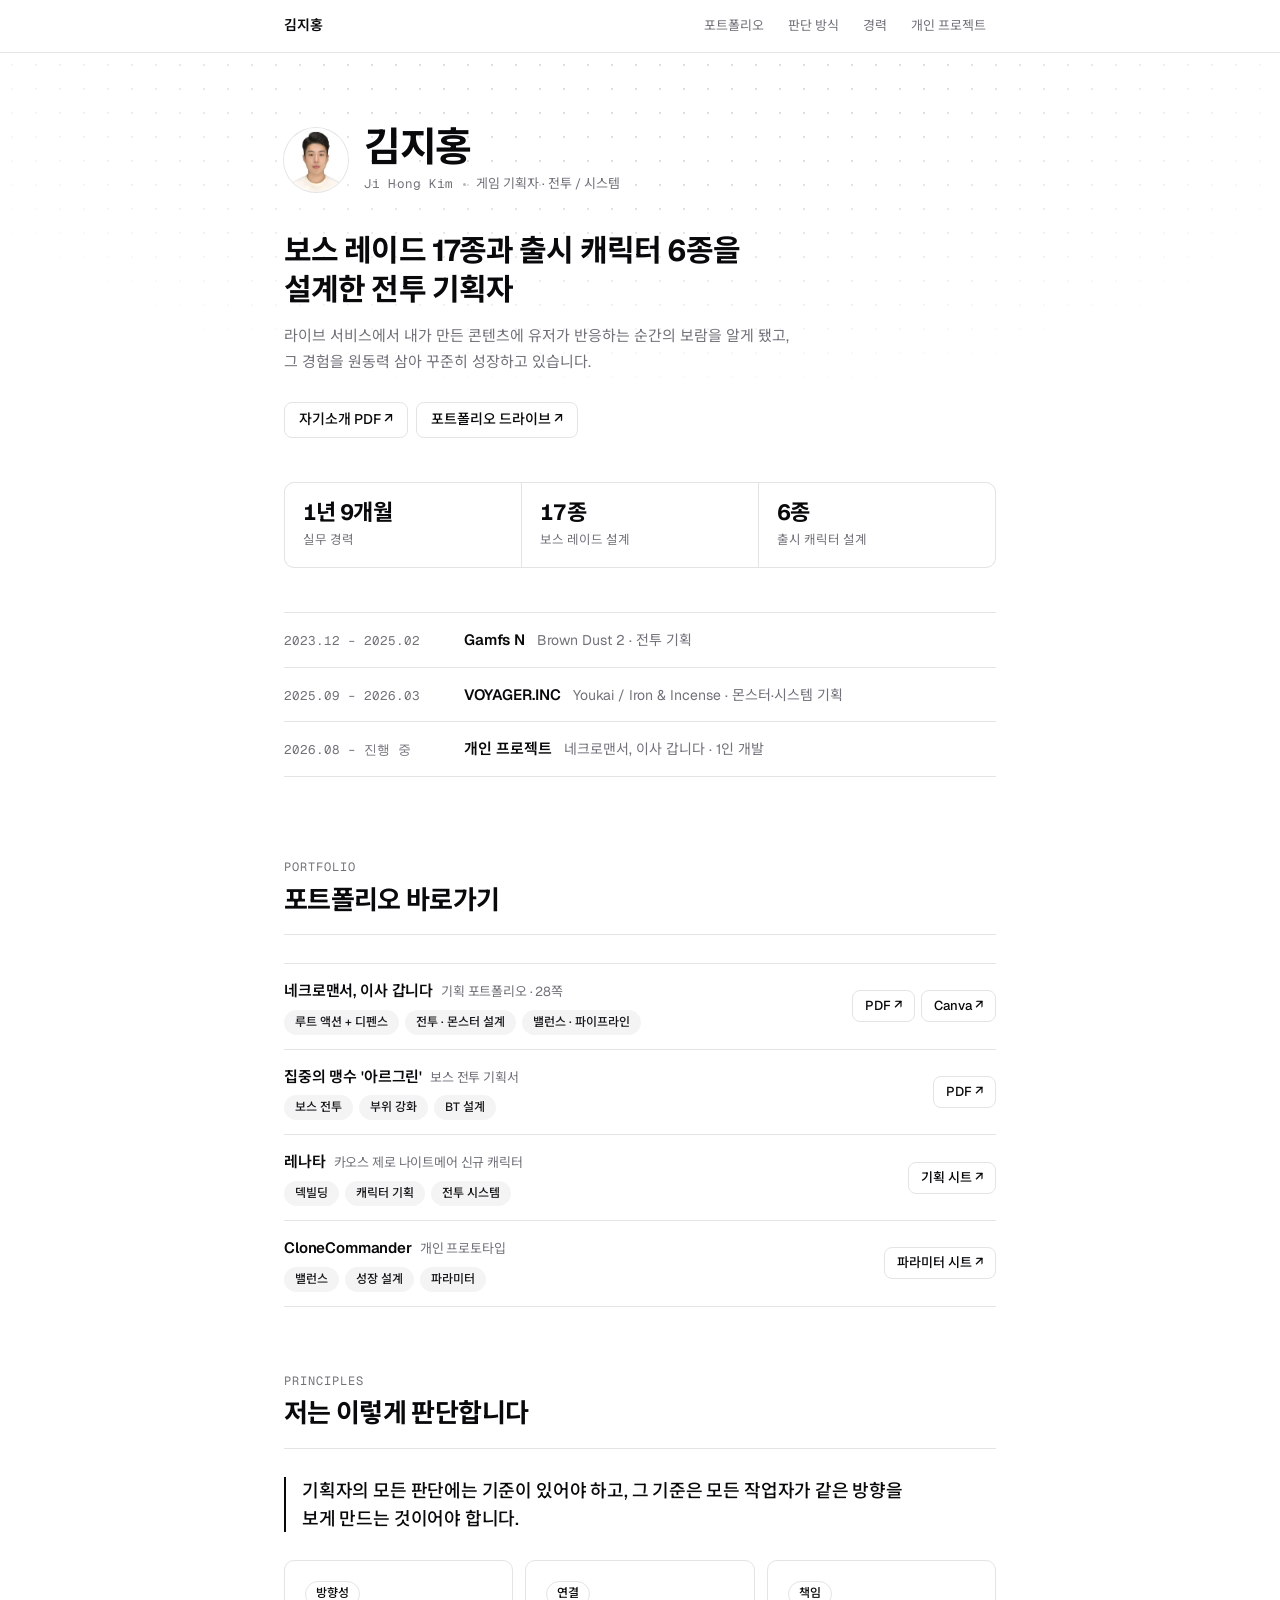
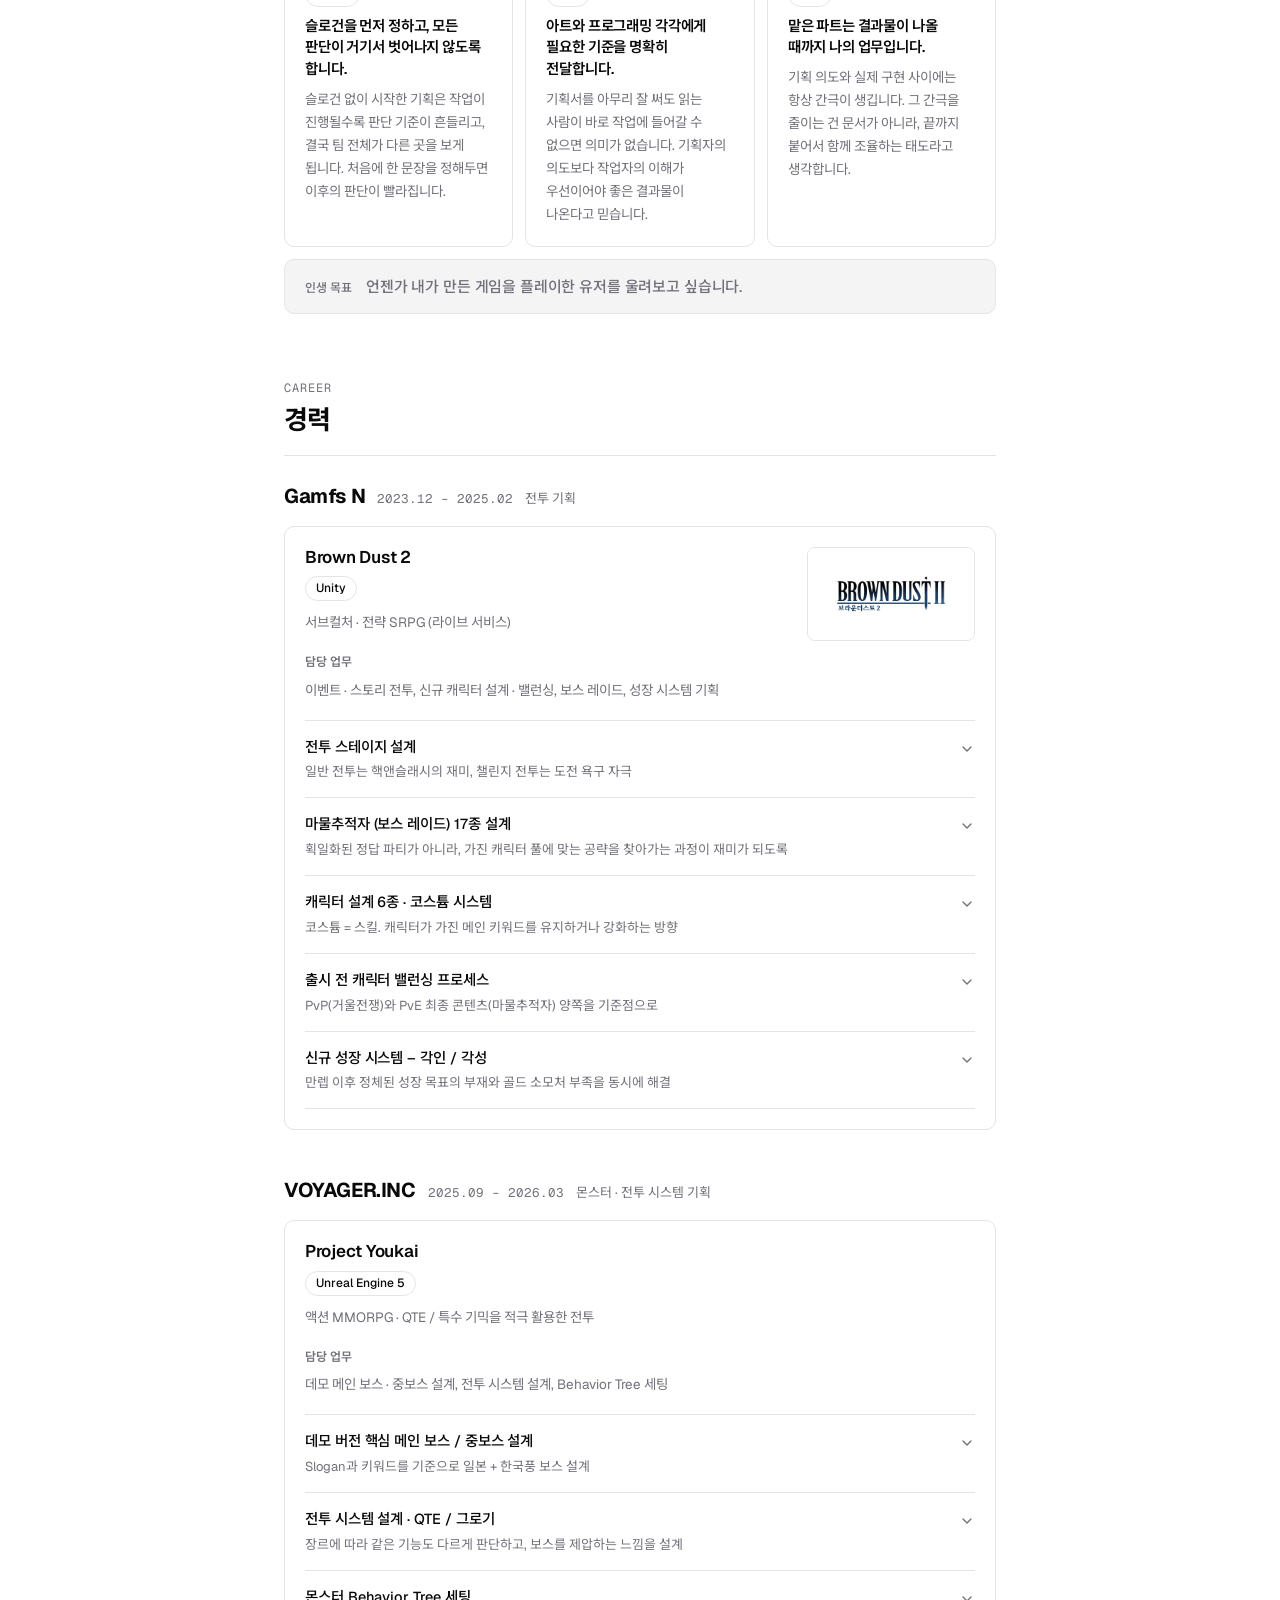
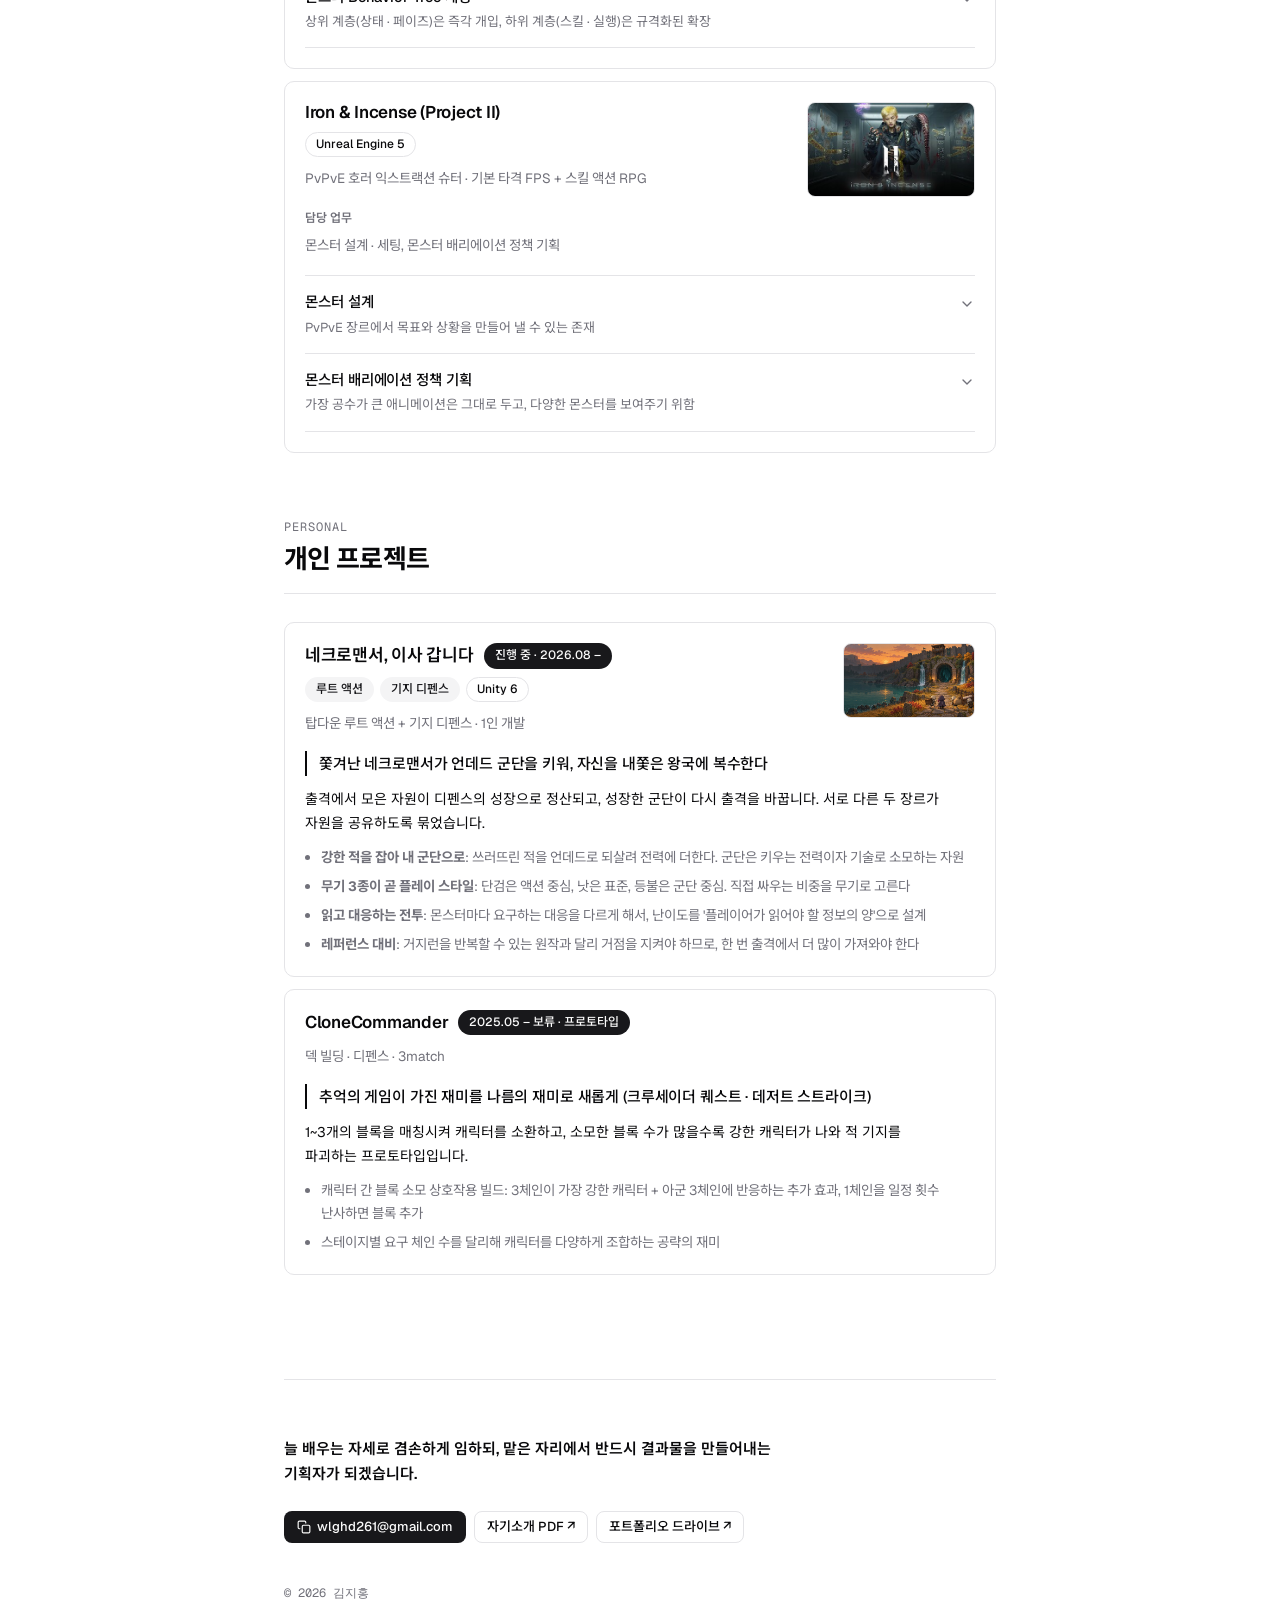
<file: index.html>
<!doctype html>
<html lang="ko">
<head>
  <meta charset="utf-8">
  <meta name="viewport" content="width=device-width, initial-scale=1">
  <title>김지홍 · 경력 기술서</title>
  <meta name="description" content="게임 기획자 김지홍의 경력 기술서. Brown Dust 2 전투 기획, Project Youkai / Iron & Incense 몬스터·시스템 기획, 개인 프로젝트.">
  <link rel="preconnect" href="https://fonts.googleapis.com">
  <link rel="preconnect" href="https://fonts.gstatic.com" crossorigin>
  <link rel="stylesheet" href="https://fonts.googleapis.com/css2?family=Geist:wght@400;500;600;700&family=Geist+Mono:wght@400;500&family=Noto+Sans+KR:wght@400;500;600;700&display=swap">
  <!-- 파일을 고쳐도 브라우저가 옛 내용을 보여주면, 아래 세 곳의 ?v= 뒤 값을
       20261119a, 20261119a 처럼 바꿔 주세요. 값만 달라지면 됩니다. -->
  <link rel="stylesheet" href="style.css?v=20261126a">
</head>
<body>

  <nav class="nav">
    <div class="wrap">
      <span class="nav__name" id="nav-name">경력 기술서</span>
      <div class="nav__links">
        <a href="#links-section">포트폴리오</a>
        <a href="#about">판단 방식</a>
        <a href="#careers-section">경력</a>
        <a href="#personal-section">개인 프로젝트</a>
      </div>
    </div>
  </nav>

  <main>
    <header class="hero"><div class="wrap" id="hero"></div></header>

    <section class="section section--links" id="links-section">
      <div class="wrap">
        <div class="section__head"><span class="eyebrow">Portfolio</span><h2>포트폴리오 바로가기</h2><hr class="separator"></div>
        <div id="portfolio-links"></div>
      </div>
    </section>

    <section class="section" id="about">
      <div class="wrap">
        <div class="section__head"><span class="eyebrow">Principles</span><h2>저는 이렇게 판단합니다</h2><hr class="separator"></div>
        <div id="principles"></div>
      </div>
    </section>

    <section class="section" id="careers-section">
      <div class="wrap">
        <div class="section__head"><span class="eyebrow">Career</span><h2>경력</h2><hr class="separator"></div>
        <div id="careers"></div>
      </div>
    </section>

    <section class="section" id="personal-section">
      <div class="wrap">
        <div class="section__head"><span class="eyebrow">Personal</span><h2>개인 프로젝트</h2><hr class="separator"></div>
        <div id="personal"></div>
      </div>
    </section>

    <footer>
      <div class="wrap">
        <div class="closing" id="closing"></div>
        <div class="footer" id="footer"></div>
      </div>
    </footer>
  </main>

  <script src="content.js?v=20261126a"></script>
  <script src="app.js?v=20261126a"></script>
</body>
</html>
</file>
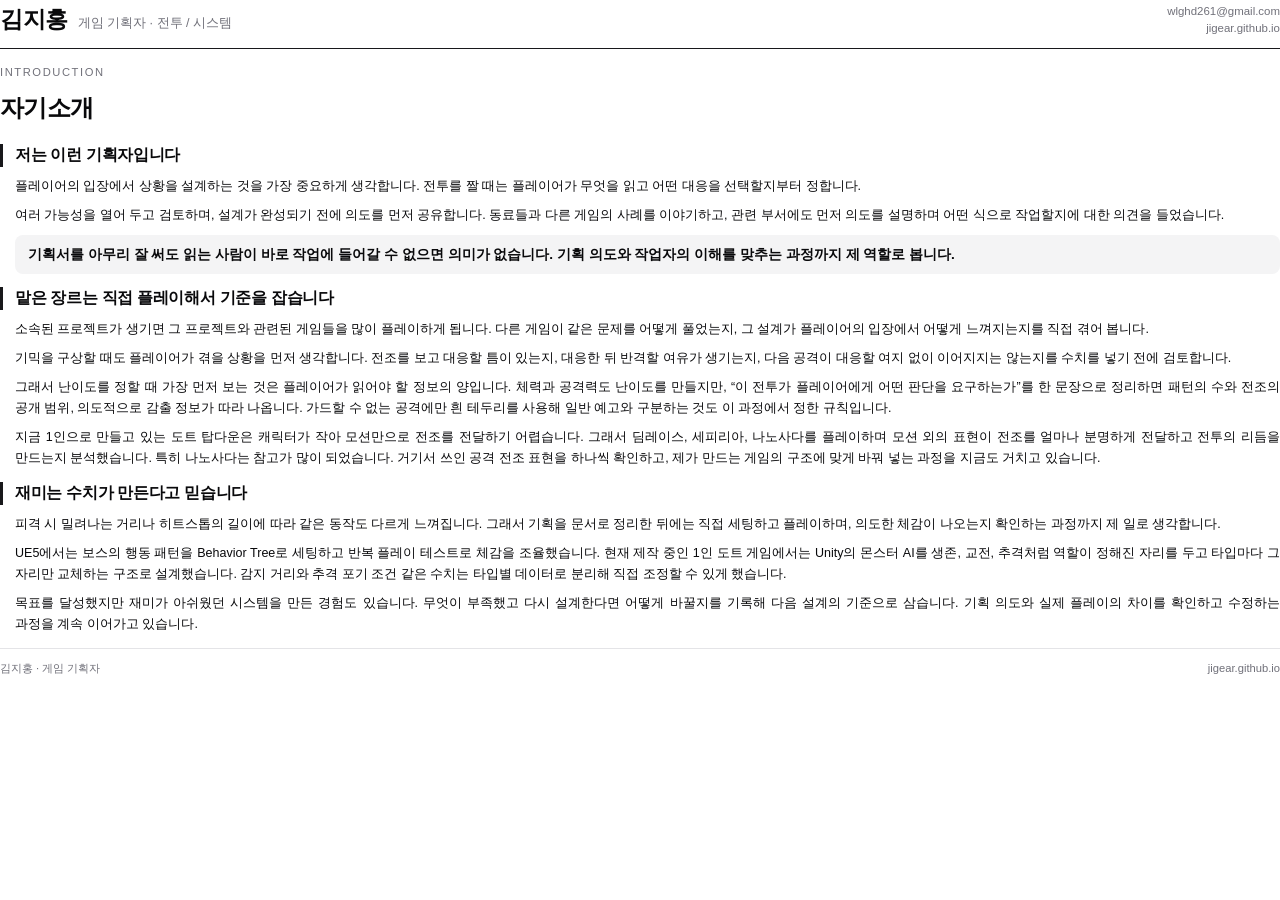
<file: docs/intro-source.html>
<!doctype html>
<html lang="ko">
<head>
<meta charset="utf-8">
<title>김지홍 자기소개</title>
<style>
  @page { size: A4; margin: 15mm 15mm 13mm 15mm; }

  :root {
    --fg: #09090B;
    --muted-fg: #71717A;
    --border: #E4E4E7;
    --rule: #18181B;
    --soft: #F4F4F5;
  }

  * { box-sizing: border-box; }

  body {
    margin: 0;
    font-family: "Malgun Gothic", "Noto Sans KR", "Apple SD Gothic Neo", sans-serif;
    color: var(--fg);
    font-size: 9.4pt;
    line-height: 1.68;
    -webkit-font-smoothing: antialiased;
  }

  /* ---------- 머리말 ---------- */
  .head {
    display: flex;
    align-items: flex-end;
    justify-content: space-between;
    gap: 16px;
    padding-bottom: 10px;
    border-bottom: 1.6px solid var(--rule);
  }
  .head .who { display: flex; align-items: baseline; gap: 10px; }
  .head .name { font-size: 17pt; font-weight: 700; letter-spacing: -0.02em; }
  .head .role { font-size: 9.4pt; color: var(--muted-fg); }
  .head .meta {
    text-align: right;
    font-size: 8.6pt;
    color: var(--muted-fg);
    line-height: 1.55;
    white-space: nowrap;
  }
  .head .meta a { color: var(--muted-fg); text-decoration: none; }

  .doctitle {
    margin: 14px 0 16px;
  }
  .doctitle .kicker {
    font-size: 8.4pt;
    color: var(--muted-fg);
    letter-spacing: 0.14em;
    margin-bottom: 6px;
  }
  .doctitle h1 {
    margin: 0;
    font-size: 18pt;
    font-weight: 700;
    letter-spacing: -0.03em;
  }

  /* ---------- 섹션 ---------- */
  section { margin-bottom: 13px; break-inside: avoid; }
  section:last-of-type { margin-bottom: 0; }

  h2 {
    margin: 0 0 9px;
    padding-left: 12px;
    border-left: 3px solid var(--rule);
    font-size: 12pt;
    font-weight: 700;
    letter-spacing: -0.02em;
    line-height: 1.4;
  }

  p { margin: 0 0 8px; text-align: justify; word-break: keep-all; }
  p:last-child { margin-bottom: 0; }
  .body { padding-left: 15px; }

  /* 본문 안에서 한 문장만 세우는 자리 */
  .pull {
    margin: 9px 0;
    padding: 9px 13px;
    background: var(--soft);
    border-radius: 8px;
    font-size: 10.2pt;
    font-weight: 600;
    line-height: 1.6;
    text-align: left;
  }

  .foot {
    margin-top: 13px;
    padding-top: 10px;
    border-top: 1px solid var(--border);
    font-size: 8.4pt;
    color: var(--muted-fg);
    display: flex;
    justify-content: space-between;
  }
</style>
</head>
<body>

  <div class="head">
    <div class="who">
      <span class="name">김지홍</span>
      <span class="role">게임 기획자 · 전투 / 시스템</span>
    </div>
    <div class="meta">
      wlghd261@gmail.com<br>
      jigear.github.io
    </div>
  </div>

  <div class="doctitle">
    <div class="kicker">INTRODUCTION</div>
    <h1>자기소개</h1>
  </div>

  <section>
    <h2>저는 이런 기획자입니다</h2>
    <div class="body">
      <p>플레이어의 입장에서 상황을 설계하는 것을 가장 중요하게 생각합니다. 전투를 짤 때는 플레이어가 무엇을 읽고 어떤 대응을 선택할지부터 정합니다.</p>
      <p>여러 가능성을 열어 두고 검토하며, 설계가 완성되기 전에 의도를 먼저 공유합니다. 동료들과 다른 게임의 사례를 이야기하고, 관련 부서에도 먼저 의도를 설명하며 어떤 식으로 작업할지에 대한 의견을 들었습니다.</p>
      <div class="pull">기획서를 아무리 잘 써도 읽는 사람이 바로 작업에 들어갈 수 없으면 의미가 없습니다. 기획 의도와 작업자의 이해를 맞추는 과정까지 제 역할로 봅니다.</div>
    </div>
  </section>

  <section>
    <h2>맡은 장르는 직접 플레이해서 기준을 잡습니다</h2>
    <div class="body">
      <p>소속된 프로젝트가 생기면 그 프로젝트와 관련된 게임들을 많이 플레이하게 됩니다. 다른 게임이 같은 문제를 어떻게 풀었는지, 그 설계가 플레이어의 입장에서 어떻게 느껴지는지를 직접 겪어 봅니다.</p>
      <p>기믹을 구상할 때도 플레이어가 겪을 상황을 먼저 생각합니다. 전조를 보고 대응할 틈이 있는지, 대응한 뒤 반격할 여유가 생기는지, 다음 공격이 대응할 여지 없이 이어지지는 않는지를 수치를 넣기 전에 검토합니다.</p>
      <p>그래서 난이도를 정할 때 가장 먼저 보는 것은 플레이어가 읽어야 할 정보의 양입니다. 체력과 공격력도 난이도를 만들지만, &ldquo;이 전투가 플레이어에게 어떤 판단을 요구하는가&rdquo;를 한 문장으로 정리하면 패턴의 수와 전조의 공개 범위, 의도적으로 감출 정보가 따라 나옵니다. 가드할 수 없는 공격에만 흰 테두리를 사용해 일반 예고와 구분하는 것도 이 과정에서 정한 규칙입니다.</p>
      <p>지금 1인으로 만들고 있는 도트 탑다운은 캐릭터가 작아 모션만으로 전조를 전달하기 어렵습니다. 그래서 딤레이스, 세피리아, 나노사다를 플레이하며 모션 외의 표현이 전조를 얼마나 분명하게 전달하고 전투의 리듬을 만드는지 분석했습니다. 특히 나노사다는 참고가 많이 되었습니다. 거기서 쓰인 공격 전조 표현을 하나씩 확인하고, 제가 만드는 게임의 구조에 맞게 바꿔 넣는 과정을 지금도 거치고 있습니다.</p>
    </div>
  </section>

  <section>
    <h2>재미는 수치가 만든다고 믿습니다</h2>
    <div class="body">
      <p>피격 시 밀려나는 거리나 히트스톱의 길이에 따라 같은 동작도 다르게 느껴집니다. 그래서 기획을 문서로 정리한 뒤에는 직접 세팅하고 플레이하며, 의도한 체감이 나오는지 확인하는 과정까지 제 일로 생각합니다.</p>
      <p>UE5에서는 보스의 행동 패턴을 Behavior Tree로 세팅하고 반복 플레이 테스트로 체감을 조율했습니다. 현재 제작 중인 1인 도트 게임에서는 Unity의 몬스터 AI를 생존, 교전, 추격처럼 역할이 정해진 자리를 두고 타입마다 그 자리만 교체하는 구조로 설계했습니다. 감지 거리와 추격 포기 조건 같은 수치는 타입별 데이터로 분리해 직접 조정할 수 있게 했습니다.</p>
      <p>목표를 달성했지만 재미가 아쉬웠던 시스템을 만든 경험도 있습니다. 무엇이 부족했고 다시 설계한다면 어떻게 바꿀지를 기록해 다음 설계의 기준으로 삼습니다. 기획 의도와 실제 플레이의 차이를 확인하고 수정하는 과정을 계속 이어가고 있습니다.</p>
    </div>
  </section>

  <div class="foot">
    <span>김지홍 · 게임 기획자</span>
    <span>jigear.github.io</span>
  </div>

</body>
</html>
</file>
<file: style.css>
/* shadcn/ui 스타일 토큰. 내용은 content.js 에서 수정합니다. */

:root {
  /* zinc 팔레트 (shadcn 기본) */
  --background: #FFFFFF;
  --foreground: #09090B;
  --card: #FFFFFF;
  --muted: #F4F4F5;
  --muted-foreground: #71717A;
  --border: #E4E4E7;
  --input: #E4E4E7;
  --primary: #18181B;
  --primary-foreground: #FAFAFA;
  --secondary: #F4F4F5;
  --secondary-foreground: #18181B;
  --accent: #F4F4F5;
  --ring: #A1A1AA;
  --radius: 10px;

  --font-sans: "Geist", "Noto Sans KR", "Apple SD Gothic Neo", "Malgun Gothic", system-ui, sans-serif;
  --font-mono: "Geist Mono", "SFMono-Regular", Consolas, monospace;

  --max: 760px;
}

@media (prefers-color-scheme: dark) {
  :root:not([data-theme="light"]) {
    --background: #09090B;
    --foreground: #FAFAFA;
    --card: #09090B;
    --muted: #27272A;
    --muted-foreground: #A1A1AA;
    --border: #27272A;
    --input: #27272A;
    --primary: #FAFAFA;
    --primary-foreground: #18181B;
    --secondary: #27272A;
    --secondary-foreground: #FAFAFA;
    --accent: #27272A;
    --ring: #52525B;
  }
}
:root[data-theme="dark"] {
  --background: #09090B;
  --foreground: #FAFAFA;
  --card: #09090B;
  --muted: #27272A;
  --muted-foreground: #A1A1AA;
  --border: #27272A;
  --input: #27272A;
  --primary: #FAFAFA;
  --primary-foreground: #18181B;
  --secondary: #27272A;
  --secondary-foreground: #FAFAFA;
  --accent: #27272A;
  --ring: #52525B;
}

* { box-sizing: border-box; }
html { scroll-behavior: smooth; }
@media (prefers-reduced-motion: reduce) { html { scroll-behavior: auto; } * { transition: none !important; } }

body {
  margin: 0;
  background: var(--background);
  color: var(--foreground);
  font-family: var(--font-sans);
  font-size: 15px;
  line-height: 1.7;
  -webkit-font-smoothing: antialiased;
  word-break: keep-all;
  overflow-wrap: anywhere;
}
img { max-width: 100%; display: block; }
a { color: inherit; text-decoration: none; }
a:hover { text-decoration: underline; text-underline-offset: 3px; }
a:focus-visible, summary:focus-visible, button:focus-visible {
  outline: 2px solid var(--ring); outline-offset: 2px; border-radius: 6px;
}
h1, h2, h3, h4 { margin: 0; line-height: 1.25; letter-spacing: -.015em; text-wrap: balance; }
p { margin: 0; }
ul { margin: 0; padding-left: 1.2em; }
li + li { margin-top: 6px; }

.wrap { max-width: var(--max); margin: 0 auto; padding: 0 24px; }

/* ---------- 공통 조각 (shadcn 컴포넌트) ---------- */
.badge {
  display: inline-flex; align-items: center; gap: 4px;
  padding: 2px 10px; border-radius: 999px;
  font-size: 12px; font-weight: 500; line-height: 1.6;
  border: 1px solid transparent; white-space: nowrap;
}
.badge--default { background: var(--primary); color: var(--primary-foreground); }
.badge--secondary { background: var(--secondary); color: var(--secondary-foreground); }
.badge--outline { border-color: var(--border); color: var(--foreground); }

.btn {
  display: inline-flex; align-items: center; justify-content: center; gap: 6px;
  height: 36px; padding: 0 14px; border-radius: 8px;
  font-size: 14px; font-weight: 500; white-space: nowrap;
  border: 1px solid transparent; cursor: pointer;
  transition: background .15s, color .15s, border-color .15s;
}
.btn:hover { text-decoration: none; }
.btn--primary { background: var(--primary); color: var(--primary-foreground); }
.btn--primary:hover { opacity: .9; }
.btn--outline { background: var(--background); border-color: var(--input); color: var(--foreground); }
.btn--outline:hover { background: var(--accent); }
.btn--sm { height: 32px; padding: 0 12px; font-size: 13px; }
button.btn { font-family: inherit; line-height: 1; }
.btn .ico { width: 15px; height: 15px; flex: none; }
.btn--sm .ico { width: 14px; height: 14px; }
[hidden] { display: none !important; }
.toast {
  position: fixed; left: 50%; bottom: 24px; z-index: 50;
  transform: translate(-50%, 8px); opacity: 0;
  display: flex; flex-wrap: wrap; align-items: baseline; gap: 4px 10px;
  max-width: calc(100vw - 32px); padding: 12px 16px;
  background: var(--card); color: var(--foreground);
  border: 1px solid var(--border); border-radius: var(--radius);
  box-shadow: 0 10px 30px rgba(0, 0, 0, .12);
  font-size: 14px; font-weight: 500;
  transition: opacity .2s, transform .2s;
}
.toast.is-on { opacity: 1; transform: translate(-50%, 0); }
.toast__sub { font-family: var(--font-mono); font-size: 13px; font-weight: 400; color: var(--muted-foreground); }
.toast__sel { user-select: all; color: var(--foreground); }

.card { background: var(--card); border: 1px solid var(--border); border-radius: var(--radius); }
.separator { height: 1px; background: var(--border); border: 0; margin: 0; }
.muted { color: var(--muted-foreground); }
.mono { font-family: var(--font-mono); font-variant-numeric: tabular-nums; }

/* ---------- 상단 내비 ---------- */
.nav {
  position: sticky; top: 0; z-index: 10;
  background: color-mix(in srgb, var(--background) 80%, transparent);
  backdrop-filter: blur(12px);
  border-bottom: 1px solid var(--border);
}
.nav .wrap { display: flex; align-items: center; justify-content: space-between; height: 52px; gap: 16px; }
.nav__name { font-weight: 600; font-size: 14px; letter-spacing: -.01em; }
.nav__links { display: flex; gap: 4px; }
.nav__links a {
  font-size: 13px; color: var(--muted-foreground); padding: 6px 10px; border-radius: 6px;
  transition: background .15s, color .15s;
}
.nav__links a:hover { background: var(--accent); color: var(--foreground); text-decoration: none; }
@media (max-width: 560px) { .nav__links a { padding: 6px 7px; font-size: 12px; } }
@media (max-width: 480px) { .nav__name { display: none; } .nav__links { overflow-x: auto; width: 100%; } .nav__links a { white-space: nowrap; } }

/* ---------- 히어로 ---------- */
.hero { position: relative; padding: 72px 0 72px; overflow: hidden; }
.hero::before {
  content: ""; position: absolute; inset: 0; z-index: 0; pointer-events: none;
  background-image: radial-gradient(circle at center, var(--muted-foreground) 1px, transparent 1px);
  background-size: 24px 24px;
  opacity: .22;
  -webkit-mask-image: radial-gradient(ellipse 80% 60% at 50% 0%, #000 30%, transparent 75%);
  mask-image: radial-gradient(ellipse 80% 60% at 50% 0%, #000 30%, transparent 75%);
}
.hero > .wrap { position: relative; z-index: 1; }
@media (max-width: 640px) { .hero { padding: 48px 0; } }

.hero__ident { display: flex; align-items: center; gap: 16px; }
.avatar {
  width: 64px; height: 64px; flex: none; border-radius: 50%;
  background: var(--primary); color: var(--primary-foreground);
  display: grid; place-items: center; overflow: hidden;
  font-size: 26px; font-weight: 600; line-height: 1; letter-spacing: 0;
  box-shadow: 0 0 0 1px var(--border), 0 0 0 5px var(--background), 0 0 0 6px var(--border);
}
.avatar--photo { background: var(--muted); box-shadow: 0 0 0 1px var(--border); }
.avatar img { width: 100%; height: 100%; object-fit: cover; }
@media (max-width: 640px) { .avatar { width: 54px; height: 54px; font-size: 22px; } }

.hero__name { font-size: 40px; font-weight: 700; letter-spacing: -.035em; line-height: 1.1; }
@media (max-width: 640px) { .hero__name { font-size: 32px; } }
.hero__meta { display: flex; flex-wrap: wrap; align-items: center; gap: 4px 10px; margin-top: 4px; font-size: 13px; color: var(--muted-foreground); }
.hero__meta .mono { font-size: 12.5px; letter-spacing: .01em; }
.hero__meta .dot { width: 3px; height: 3px; border-radius: 50%; background: var(--muted-foreground); opacity: .5; }

.hero__headline { font-size: 30px; font-weight: 700; letter-spacing: -.03em; line-height: 1.3; margin-top: 36px; max-width: 16em; }
@media (max-width: 640px) { .hero__headline { font-size: 24px; } }
.hero__summary { margin-top: 14px; color: var(--muted-foreground); max-width: 34em; font-size: 15px; }
.hero__links { display: flex; flex-wrap: wrap; gap: 8px; margin-top: 28px; }

.stats { display: grid; grid-auto-flow: column; grid-auto-columns: 1fr; gap: 1px; margin-top: 44px; background: var(--border); border: 1px solid var(--border); border-radius: var(--radius); overflow: hidden; }
@media (max-width: 640px) { .stats .stat { padding: 14px 12px; } .stats .stat__value { font-size: 19px; } }
.stat { background: var(--background); padding: 16px 18px; }
.stat__value { font-size: 22px; font-weight: 700; letter-spacing: -.03em; line-height: 1.2; font-variant-numeric: tabular-nums; }
.stat__label { font-size: 12.5px; color: var(--muted-foreground); margin-top: 4px; }

.timeline { margin-top: 44px; border-top: 1px solid var(--border); }
.timeline__row { display: grid; grid-template-columns: 160px 1fr; gap: 12px 20px; padding: 14px 0; border-bottom: 1px solid var(--border); align-items: baseline; }
@media (max-width: 520px) { .timeline__row { grid-template-columns: 1fr; gap: 2px; } }
.timeline__period { font-family: var(--font-mono); font-size: 12.5px; color: var(--muted-foreground); font-variant-numeric: tabular-nums; }
.timeline__main { display: flex; flex-wrap: wrap; align-items: baseline; gap: 4px 12px; }
.timeline__org { font-weight: 600; font-size: 15px; }
.timeline__note { font-size: 14px; color: var(--muted-foreground); }

/* ---------- 섹션 ---------- */
.section { padding: 64px 0 0; }
.section:last-of-type { padding-bottom: 48px; }
.section__head { display: flex; flex-direction: column; gap: 6px; margin-bottom: 28px; }
.section__head .eyebrow { font-family: var(--font-mono); font-size: 12px; letter-spacing: .08em; text-transform: uppercase; color: var(--muted-foreground); }
.section__head h2 { font-size: 26px; font-weight: 700; letter-spacing: -.025em; }
.section__head .separator { margin-top: 12px; }

/* ---------- 포트폴리오 바로가기 ---------- */
.section--links { padding-top: 8px; }
.plinks { border-top: 1px solid var(--border); }
.plink { display: grid; grid-template-columns: 1fr auto; gap: 10px 20px; align-items: center; padding: 14px 0; border-bottom: 1px solid var(--border); }
.plink__title { font-weight: 600; font-size: 15px; letter-spacing: -.01em; }
.plink__sub { font-weight: 400; font-size: 13px; color: var(--muted-foreground); margin-left: 8px; }
.plink__kw { display: flex; flex-wrap: wrap; gap: 6px; margin-top: 6px; }
.plink__actions { display: flex; flex-wrap: wrap; gap: 6px; justify-content: flex-end; }
@media (max-width: 560px) { .plink { grid-template-columns: 1fr; } .plink__actions { justify-content: flex-start; } .plink__sub { display: block; margin-left: 0; } }

/* ---------- 업무 판단 기준 ---------- */
.quote { font-size: 18px; font-weight: 500; letter-spacing: -.01em; line-height: 1.55; max-width: 36em; color: var(--foreground); padding-left: 16px; border-left: 2px solid var(--foreground); }
.principles { display: grid; grid-template-columns: repeat(3, 1fr); gap: 12px; margin-top: 28px; }
@media (max-width: 680px) { .principles { grid-template-columns: 1fr; } }
.principle { padding: 20px; display: flex; flex-direction: column; gap: 8px; }
.principle__kw { display: inline-flex; width: fit-content; }
.principle__claim { font-weight: 600; font-size: 14.5px; line-height: 1.5; letter-spacing: -.01em; }
.principle__body { font-size: 13.5px; color: var(--muted-foreground); }
.goal { margin-top: 12px; padding: 14px 20px; display: flex; align-items: baseline; gap: 14px; flex-wrap: wrap; background: var(--muted); color: var(--foreground); border: 1px solid var(--border); border-radius: var(--radius); }
.goal__label { font-size: 12px; font-weight: 500; color: var(--muted-foreground); white-space: nowrap; }
.goal__title { font-size: 15px; font-weight: 500; letter-spacing: -.01em; color: var(--muted-foreground); }

/* ---------- 작업 이력 ---------- */
.skills { display: flex; flex-direction: column; }
.skill { display: grid; grid-template-columns: 120px 1fr; gap: 12px 20px; padding: 16px 0; border-bottom: 1px solid var(--border); align-items: start; }
.skill:first-child { border-top: 1px solid var(--border); }
@media (max-width: 520px) { .skill { grid-template-columns: 1fr; gap: 8px; } }
.skill__group { font-size: 13px; font-weight: 600; padding-top: 3px; }
.skill ul { list-style: none; padding: 0; display: flex; flex-wrap: wrap; gap: 6px; }
.skill li { margin: 0; }

/* ---------- 경력 ---------- */
.career + .career { margin-top: 48px; }
.career__head { display: flex; flex-wrap: wrap; align-items: baseline; gap: 6px 12px; margin-bottom: 16px; }
.career__org { font-size: 20px; font-weight: 700; letter-spacing: -.02em; }
.career__meta { font-family: var(--font-mono); font-size: 12.5px; color: var(--muted-foreground); font-variant-numeric: tabular-nums; }
.career__role { font-size: 13px; color: var(--muted-foreground); }

.project { padding: 20px; }
.project + .project { margin-top: 12px; }
.project__top { display: grid; grid-template-columns: 1fr; gap: 20px; align-items: start; }
.project__top.has-img { grid-template-columns: 1fr 168px; }
@media (max-width: 600px) { .project__top, .project__top.has-img { grid-template-columns: 1fr; } .project__img { order: -1; max-width: 240px; } }
.project__name { font-size: 17px; font-weight: 600; letter-spacing: -.015em; }
.project__tags { display: flex; flex-wrap: wrap; gap: 6px; margin-top: 8px; }
.project__genre { font-size: 13.5px; color: var(--muted-foreground); margin-top: 10px; }
.project__img { border-radius: 8px; overflow: hidden; border: 1px solid var(--border); background: var(--muted); aspect-ratio: 16 / 9; }
.project__img img { width: 100%; height: 100%; object-fit: cover; }
.project__img--contain img { object-fit: contain; padding: 10px; background: #fff; }
.project__label { font-size: 12px; font-weight: 600; color: var(--muted-foreground); margin-top: 18px; }
.project__duties { list-style: none; padding: 0; margin-top: 6px; font-size: 13.5px; color: var(--muted-foreground); }
.project__duties li { padding-left: 12px; position: relative; margin-top: 2px; }
.project__duties li::before { content: "–"; position: absolute; left: 0; }
.project__duties li:only-child { padding-left: 0; }
.project__duties li:only-child::before { content: none; }
.project__main { margin-top: 18px; border-top: 1px solid var(--border); }

/* Accordion (shadcn) */
.work { border-bottom: 1px solid var(--border); }
.work summary { list-style: none; cursor: pointer; padding: 14px 0; display: grid; grid-template-columns: 1fr 16px; gap: 12px; align-items: start; }
.work summary::-webkit-details-marker { display: none; }
.work summary:hover .work__title { text-decoration: underline; text-underline-offset: 3px; }
.work__title { font-weight: 500; font-size: 14.5px; letter-spacing: -.005em; }
.work__slogan { font-size: 13px; color: var(--muted-foreground); margin-top: 2px; }
.chev { width: 16px; height: 16px; color: var(--muted-foreground); margin-top: 6px; transition: transform .2s; flex: none; }
.work[open] > summary .chev { transform: rotate(180deg); }
.work__body { padding: 0 0 18px; }
.work__lead { font-size: 14px; max-width: 46em; }
.work__points { margin-top: 10px; font-size: 13.5px; color: var(--muted-foreground); }
.work__points li::marker { color: var(--muted-foreground); }
.work__lesson { margin-top: 14px; padding: 12px 14px; border-radius: 8px; background: var(--muted); font-size: 13.5px; color: var(--muted-foreground); }
.work__lesson strong { color: var(--foreground); font-weight: 600; margin-right: 6px; }

/* 소항목 (펼침 안의 펼침) */
.subs { margin-top: 12px; border: 1px solid var(--border); border-radius: 8px; overflow: hidden; }
.sub { border-bottom: 1px solid var(--border); }
.sub:last-child { border-bottom: 0; }
.sub summary { list-style: none; cursor: pointer; padding: 10px 14px; display: grid; grid-template-columns: 1fr 16px; gap: 12px; align-items: center; background: var(--card); }
.sub summary::-webkit-details-marker { display: none; }
.sub summary:hover { background: var(--muted); }
.sub__title { font-weight: 500; font-size: 13.5px; }
.sub__slogan { font-size: 12.5px; color: var(--muted-foreground); margin-left: 8px; }
.sub .chev { margin-top: 0; }
.sub[open] > summary .chev { transform: rotate(180deg); }
.sub__body { padding: 4px 14px 12px; }
.sub__body .work__points { margin-top: 4px; font-size: 13px; }
.sub__body .work__lead { font-size: 13.5px; }

/* ---------- 개인 프로젝트 ---------- */
.personal { padding: 20px; }
.personal + .personal { margin-top: 12px; }
.personal__head { display: flex; flex-wrap: wrap; align-items: center; gap: 8px 10px; }
.personal__top.has-thumb { display: grid; grid-template-columns: 1fr 132px; gap: 18px; align-items: start; }
.personal__thumb { border-radius: 8px; overflow: hidden; border: 1px solid var(--border); background: var(--muted); aspect-ratio: 16 / 9; }
.personal__thumb img { width: 100%; height: 100%; object-fit: cover; }
@media (max-width: 520px) { .personal__top.has-thumb { grid-template-columns: 1fr 88px; gap: 12px; } }
.personal__name { font-size: 17px; font-weight: 600; letter-spacing: -.015em; }
.personal__tags { display: flex; flex-wrap: wrap; gap: 6px; margin-top: 8px; }
.personal__genre { font-size: 13.5px; color: var(--muted-foreground); margin-top: 10px; }
.personal__img { margin-top: 14px; border-radius: 8px; overflow: hidden; border: 1px solid var(--border); background: var(--muted); }
.personal__slogan { font-size: 15px; font-weight: 500; letter-spacing: -.01em; margin-top: 16px; padding-left: 12px; border-left: 2px solid var(--foreground); }
.personal__lead { margin-top: 12px; font-size: 14px; max-width: 46em; }
.personal__points { margin-top: 10px; font-size: 13.5px; color: var(--muted-foreground); }
.blocks { display: grid; gap: 14px; margin-top: 18px; }
.block { padding-top: 14px; border-top: 1px solid var(--border); }
.block__label { font-size: 13px; font-weight: 600; letter-spacing: -.005em; color: var(--foreground); }
.block ul { margin-top: 6px; font-size: 13.5px; color: var(--muted-foreground); }
.block li strong { color: var(--foreground); font-weight: 600; }
.personal__links { margin-top: 16px; display: flex; flex-wrap: wrap; gap: 8px; }
.gallery { display: grid; grid-template-columns: repeat(4, 1fr); gap: 8px; margin-top: 16px; }
@media (max-width: 520px) { .gallery { grid-template-columns: repeat(2, 1fr); } }
.gallery figure { margin: 0; }
.gallery img { border-radius: 8px; border: 1px solid var(--border); background: #0d0f12; aspect-ratio: 1; object-fit: contain; image-rendering: pixelated; }
.gallery figcaption { font-size: 12px; color: var(--muted-foreground); margin-top: 4px; text-align: center; }
.gallery__note { font-size: 12px; color: var(--muted-foreground); margin-top: 6px; }
.personal__link { margin-top: 16px; }

/* ---------- 마무리 ---------- */
.closing { padding: 56px 0 40px; border-top: 1px solid var(--border); margin-top: 56px; }
.closing p { font-size: 15px; max-width: 36em; font-weight: 600; color: var(--foreground); }
.closing p:not(:last-of-type) { font-weight: 400; color: var(--muted-foreground); }
.closing p + p { margin-top: 8px; }
.closing .contact { margin-top: 24px; display: flex; flex-wrap: wrap; gap: 8px; }
.footer { font-family: var(--font-mono); font-size: 12px; color: var(--muted-foreground); padding: 0 0 40px; }

/* ---------- 인쇄 · PDF ---------- */
.print-only { display: none; }

@media print {
  :root:not([data-theme="__print"]) {
    --background: #FFFFFF;
    --foreground: #09090B;
    --card: #FFFFFF;
    --muted: #F4F4F5;
    --muted-foreground: #71717A;
    --border: #E4E4E7;
    --input: #E4E4E7;
    --primary: #18181B;
    --primary-foreground: #FAFAFA;
    --secondary: #F4F4F5;
    --secondary-foreground: #18181B;
    --accent: #F4F4F5;
    --ring: #A1A1AA;
  }
  @page { size: A4; margin: 14mm 12mm; }
  body { font-size: 12.5px; line-height: 1.6; -webkit-print-color-adjust: exact; print-color-adjust: exact; }
  .wrap { max-width: none; padding: 0; }

  .nav, .toast, .chev, [data-copy] { display: none !important; }
  .print-only { display: inline-flex !important; }

  .hero { padding: 0 0 20px; }
  .hero::before { display: none; }
  .hero__headline { margin-top: 24px; }
  .stats, .timeline { margin-top: 24px; }
  .section { padding-top: 28px; }
  .section__head { margin-bottom: 18px; }
  .card { box-shadow: none; }
  .work summary, .sub summary { cursor: default; }

  .section__head, .career__head, .project__top, .personal__top, .work summary, .sub summary, .block__label { break-after: avoid; }
  .plink, .stats, .timeline__row, .principle, .goal, .quote, .skill, .sub, .block, .work__lesson, .project__top, .personal__top { break-inside: avoid; }

  #careers-section, #design-section { break-before: page; padding-top: 0; }
  #design-portfolio .personal { break-inside: avoid; }
  .closing { margin-top: 28px; padding: 24px 0 8px; }
  .footer { display: none; }
  .section, .section:last-of-type { padding-bottom: 0; }
  .closing { padding-bottom: 0; }
  .closing .contact { margin-bottom: 0; }
  html, body { height: auto; }
}
</file>
